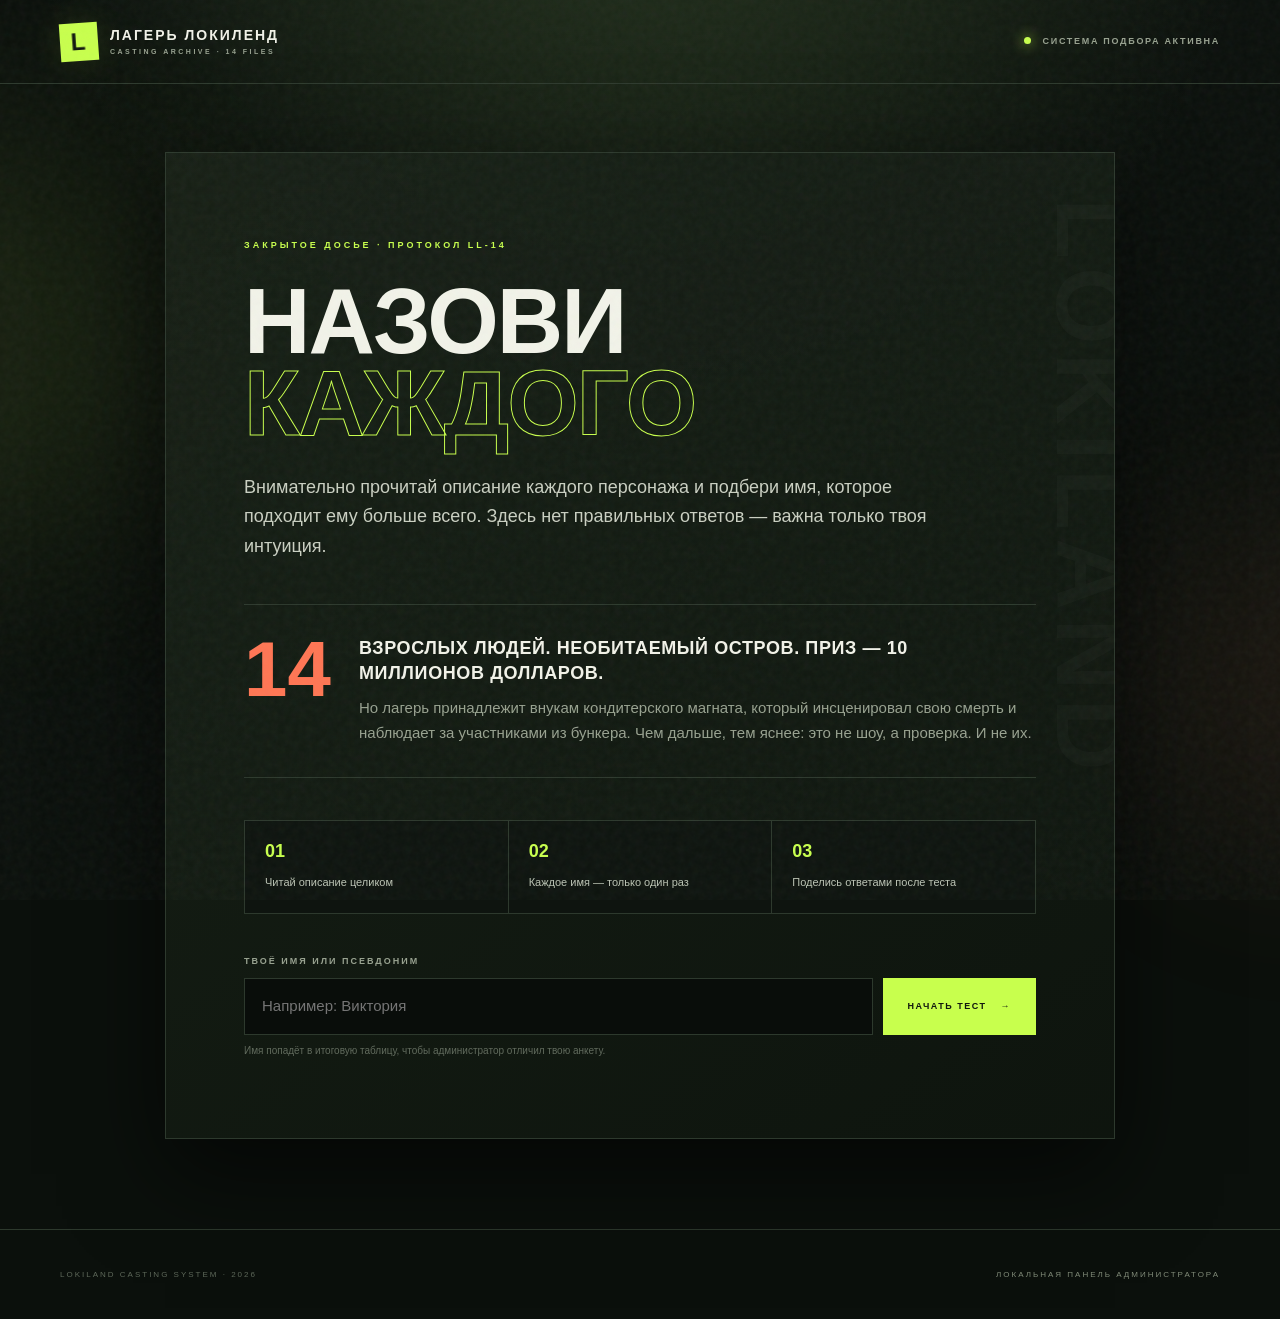
<file: index.html>
<!doctype html>
<html lang="ru">
<head>
  <meta charset="utf-8">
  <meta name="viewport" content="width=device-width, initial-scale=1">
  <meta name="theme-color" content="#0b100c">
  <meta name="description" content="Тест на подбор имён персонажам реалити-шоу «Лагерь Локиленд».">
  <title>Лагерь Локиленд — подбор имён</title>
  <link rel="stylesheet" href="assets/styles.css">
  <script src="assets/data.js" defer></script>
  <script src="assets/utils.js" defer></script>
  <script src="assets/app.js" defer></script>
</head>
<body>
  <div class="grain" aria-hidden="true"></div>
  <div class="ambient ambient-one" aria-hidden="true"></div>
  <div class="ambient ambient-two" aria-hidden="true"></div>

  <header class="topbar">
    <a class="brand" href="./" aria-label="Лагерь Локиленд — главная">
      <span class="brand-mark">L</span>
      <span>ЛАГЕРЬ ЛОКИЛЕНД<small>CASTING ARCHIVE · 14 FILES</small></span>
    </a>
    <span class="system-status"><i></i> СИСТЕМА ПОДБОРА АКТИВНА</span>
  </header>

  <main id="app" class="site-main">
    <section id="intro" class="panel hero" aria-labelledby="introTitle">
      <span class="eyebrow">ЗАКРЫТОЕ ДОСЬЕ · ПРОТОКОЛ LL-14</span>
      <h1 id="introTitle">Назови<br><em>каждого</em></h1>
      <p class="lead">Внимательно прочитай описание каждого персонажа и подбери имя, которое подходит ему больше всего. Здесь нет правильных ответов — важна только твоя интуиция.</p>

      <div class="story-brief">
        <span class="story-number">14</span>
        <div>
          <b>взрослых людей. Необитаемый остров. Приз — 10 миллионов долларов.</b>
          <p>Но лагерь принадлежит внукам кондитерского магната, который инсценировал свою смерть и наблюдает за участниками из бункера. Чем дальше, тем яснее: это не шоу, а проверка. И не их.</p>
        </div>
      </div>

      <div class="rules" aria-label="Правила теста">
        <div><b>01</b><span>Читай описание целиком</span></div>
        <div><b>02</b><span>Каждое имя — только один раз</span></div>
        <div><b>03</b><span>Поделись ответами после теста</span></div>
      </div>

      <form id="startForm" class="start-form" novalidate>
        <label for="participantName">ТВОЁ ИМЯ ИЛИ ПСЕВДОНИМ</label>
        <div class="input-row">
          <input id="participantName" name="participantName" minlength="2" maxlength="60" autocomplete="name" placeholder="Например: Виктория" required>
          <button class="button primary" type="submit">НАЧАТЬ ТЕСТ <span>→</span></button>
        </div>
        <small id="nameHint">Имя попадёт в итоговую таблицу, чтобы администратор отличил твою анкету.</small>
      </form>
    </section>

    <section id="quiz" class="quiz hidden" aria-live="polite">
      <div class="progress-meta">
        <span id="progressLabel">ПЕРСОНАЖ 01 / 14</span>
        <span id="progressPercent">0%</span>
      </div>
      <div class="progress-track" role="progressbar" aria-label="Прогресс теста" aria-valuemin="0" aria-valuemax="14" aria-valuenow="0">
        <i id="progressBar"></i>
      </div>

      <article id="characterCard" class="panel character-card"></article>

      <nav class="quiz-nav" aria-label="Навигация по вопросам">
        <button id="prevButton" class="button ghost" type="button">← НАЗАД</button>
        <span id="selectionState">ВЫБЕРИТЕ ИМЯ</span>
        <button id="nextButton" class="button primary" type="button" disabled>ДАЛЕЕ →</button>
      </nav>
    </section>

    <section id="review" class="panel review hidden" aria-labelledby="reviewTitle">
      <span class="eyebrow">ФИНАЛЬНАЯ ПРОВЕРКА</span>
      <div class="section-heading">
        <div>
          <h2 id="reviewTitle">Все совпадения</h2>
          <p>Проверь ответы перед отправкой. Можно вернуться к любому персонажу и заменить имя.</p>
        </div>
        <span class="stamp">14 / 14</span>
      </div>
      <div id="reviewGrid" class="review-grid"></div>
      <div class="review-actions">
        <button id="backToQuizButton" class="button ghost" type="button">← ИЗМЕНИТЬ</button>
        <button id="finishButton" class="button primary" type="button">ПОДГОТОВИТЬ ОТВЕТЫ →</button>
      </div>
    </section>

    <section id="success" class="panel success hidden" aria-labelledby="successTitle">
      <div class="success-mark" aria-hidden="true">✓</div>
      <span class="eyebrow">АНКЕТА ГОТОВА</span>
      <h2 id="successTitle">Ответы готовы</h2>
      <p>Нажми «Поделиться» и выбери Telegram, WhatsApp или другое приложение. В сообщение попадут твоё имя и все 14 ответов.</p>
      <div class="file-ticket">
        <span>ФАЙЛ РЕЗУЛЬТАТА</span>
        <b id="fileName">lokiland-result.csv</b>
      </div>
      <div class="success-actions">
        <button id="shareButton" class="button primary share-button" type="button">ПОДЕЛИТЬСЯ ↗</button>
        <button id="downloadAgainButton" class="button ghost" type="button">СКАЧАТЬ CSV ↓</button>
        <button id="restartButton" class="button ghost" type="button">ПРОЙТИ ЗАНОВО</button>
      </div>
      <p class="privacy-note">Если меню отправки не поддерживается, ответы будут скопированы — останется вставить их в сообщение.</p>
    </section>
  </main>

  <footer>
    <span>LOKILAND CASTING SYSTEM · 2026</span>
    <a href="admin.html">ЛОКАЛЬНАЯ ПАНЕЛЬ АДМИНИСТРАТОРА</a>
  </footer>
  <div id="toast" class="toast" role="status" aria-live="polite"></div>
</body>
</html>
</file>
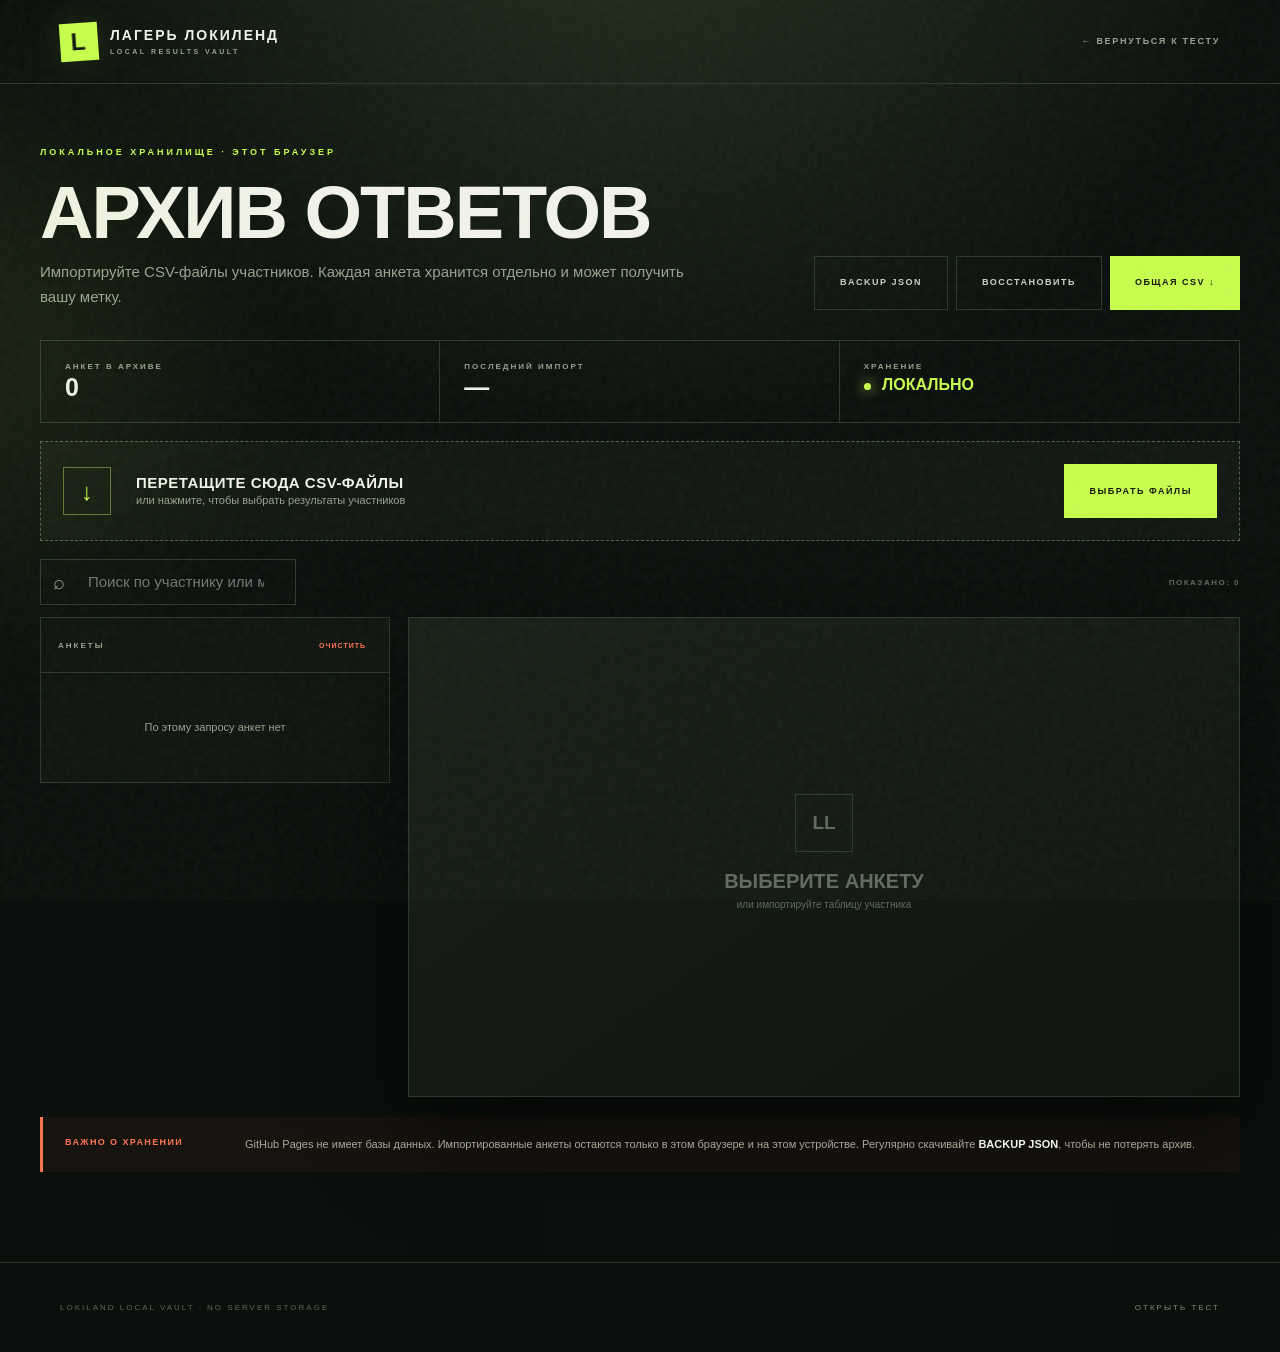
<file: admin.html>
<!doctype html>
<html lang="ru">
<head>
  <meta charset="utf-8">
  <meta name="viewport" content="width=device-width, initial-scale=1">
  <meta name="theme-color" content="#0b100c">
  <meta name="description" content="Локальная панель импорта результатов теста «Лагерь Локиленд».">
  <title>Локиленд — панель результатов</title>
  <link rel="stylesheet" href="assets/styles.css">
  <script src="assets/data.js" defer></script>
  <script src="assets/utils.js" defer></script>
  <script src="assets/admin.js" defer></script>
</head>
<body>
  <div class="grain" aria-hidden="true"></div>
  <div class="ambient ambient-one" aria-hidden="true"></div>

  <header class="topbar">
    <a class="brand" href="./">
      <span class="brand-mark">L</span>
      <span>ЛАГЕРЬ ЛОКИЛЕНД<small>LOCAL RESULTS VAULT</small></span>
    </a>
    <a class="back-link" href="./">← ВЕРНУТЬСЯ К ТЕСТУ</a>
  </header>

  <main class="admin-main">
    <div class="admin-heading">
      <div>
        <span class="eyebrow">ЛОКАЛЬНОЕ ХРАНИЛИЩЕ · ЭТОТ БРАУЗЕР</span>
        <h1>Архив ответов</h1>
        <p>Импортируйте CSV-файлы участников. Каждая анкета хранится отдельно и может получить вашу метку.</p>
      </div>
      <div class="admin-actions">
        <button id="backupButton" class="button ghost" type="button">BACKUP JSON</button>
        <button id="restoreButton" class="button ghost" type="button">ВОССТАНОВИТЬ</button><input id="restoreInput" class="visually-hidden" type="file" accept="application/json,.json">
        <button id="exportButton" class="button primary" type="button">ОБЩАЯ CSV ↓</button>
      </div>
    </div>

    <section class="stats" aria-label="Статистика">
      <div><span>АНКЕТ В АРХИВЕ</span><b id="totalCount">0</b></div>
      <div><span>ПОСЛЕДНИЙ ИМПОРТ</span><b id="lastImport">—</b></div>
      <div><span>ХРАНЕНИЕ</span><b class="online"><i></i> ЛОКАЛЬНО</b></div>
    </section>

    <section id="dropZone" class="drop-zone" tabindex="0" role="button" aria-controls="resultFiles">
      <input id="resultFiles" type="file" accept="text/csv,.csv" multiple hidden>
      <div class="drop-icon">↓</div>
      <div>
        <b>ПЕРЕТАЩИТЕ СЮДА CSV-ФАЙЛЫ</b>
        <span>или нажмите, чтобы выбрать результаты участников</span>
      </div>
      <button id="chooseFilesButton" class="button primary" type="button">ВЫБРАТЬ ФАЙЛЫ</button>
    </section>

    <div class="admin-toolbar">
      <label class="search-field" for="searchInput">
        <span aria-hidden="true">⌕</span>
        <input id="searchInput" type="search" placeholder="Поиск по участнику или метке…">
      </label>
      <span id="filterCount">ПОКАЗАНО: 0</span>
    </div>

    <div class="admin-grid">
      <aside class="submission-list" aria-label="Список анкет">
        <div class="list-head"><span>АНКЕТЫ</span><button id="clearAllButton" type="button" title="Очистить весь архив">ОЧИСТИТЬ</button></div>
        <div id="submissionList"></div>
      </aside>

      <section id="submissionDetail" class="panel submission-detail">
        <div class="empty-state">
          <span class="empty-symbol">LL</span>
          <b>ВЫБЕРИТЕ АНКЕТУ</b>
          <p>или импортируйте таблицу участника</p>
        </div>
      </section>
    </div>

    <aside class="storage-note">
      <b>ВАЖНО О ХРАНЕНИИ</b>
      <p>GitHub Pages не имеет базы данных. Импортированные анкеты остаются только в этом браузере и на этом устройстве. Регулярно скачивайте <strong>BACKUP JSON</strong>, чтобы не потерять архив.</p>
    </aside>
  </main>

  <footer>
    <span>LOKILAND LOCAL VAULT · NO SERVER STORAGE</span>
    <a href="./">ОТКРЫТЬ ТЕСТ</a>
  </footer>
  <div id="toast" class="toast" role="status" aria-live="polite"></div>
</body>
</html>
</file>
<file: assets/styles.css>
@font-face{font-family:LokilandDisplay;src:local("Arial Narrow");font-stretch:condensed;font-weight:700}
:root{--bg:#0b100c;--surface:#121912;--surface-2:#172017;--surface-3:#0e140f;--line:#2d392d;--line-hot:#60773c;--text:#f2f3e9;--muted:#98a290;--faint:#616b5d;--acid:#c8ff4d;--acid-soft:#25341b;--orange:#ff7654;--shadow:0 35px 90px #0009;--display:LokilandDisplay,"Arial Narrow",Impact,sans-serif;--body:Inter,ui-sans-serif,-apple-system,BlinkMacSystemFont,"Segoe UI",sans-serif}
*{box-sizing:border-box}html{scroll-behavior:smooth}body{margin:0;min-width:320px;min-height:100vh;background:radial-gradient(circle at 50% -15%,#26351f 0,transparent 38%),var(--bg);color:var(--text);font:15px/1.65 var(--body);overflow-x:hidden}.grain{position:fixed;inset:0;z-index:20;pointer-events:none;opacity:.045;background-image:url("data:image/svg+xml,%3Csvg viewBox='0 0 160 160' xmlns='http://www.w3.org/2000/svg'%3E%3Cfilter id='n'%3E%3CfeTurbulence type='fractalNoise' baseFrequency='.8' numOctaves='4' stitchTiles='stitch'/%3E%3C/filter%3E%3Crect width='100%25' height='100%25' filter='url(%23n)'/%3E%3C/svg%3E")}.ambient{position:fixed;border-radius:50%;filter:blur(110px);opacity:.08;pointer-events:none}.ambient-one{width:420px;height:420px;left:-240px;top:15%;background:var(--acid)}.ambient-two{width:340px;height:340px;right:-200px;bottom:5%;background:var(--orange)}button,input{font:inherit}.hidden{display:none!important}.visually-hidden{position:absolute!important;width:1px!important;height:1px!important;padding:0!important;margin:-1px!important;overflow:hidden!important;clip:rect(0,0,0,0)!important;white-space:nowrap!important;border:0!important}.topbar{height:84px;border-bottom:1px solid var(--line);display:flex;align-items:center;justify-content:space-between;padding:0 max(22px,calc((100vw - 1160px)/2));position:relative;z-index:2}.brand{display:flex;align-items:center;gap:12px;color:var(--text);text-decoration:none;font:700 14px/1.1 var(--display);letter-spacing:2px}.brand small{display:block;margin-top:5px;color:var(--muted);font:700 7px var(--body);letter-spacing:2.5px}.brand-mark{width:38px;height:38px;background:var(--acid);color:#10150e;display:grid;place-items:center;font:900 24px var(--display);transform:rotate(-4deg);box-shadow:0 0 30px #c8ff4d1c}.system-status,.back-link{font-size:9px;font-weight:800;letter-spacing:1.7px;color:var(--muted);text-decoration:none}.system-status i,.online i{display:inline-block;width:7px;height:7px;margin-right:7px;background:var(--acid);border-radius:50%;box-shadow:0 0 13px var(--acid)}.panel{border:1px solid var(--line);background:linear-gradient(145deg,#182117ed,#0f150fed);box-shadow:var(--shadow)}.site-main{width:min(calc(100% - 32px),950px);margin:68px auto 90px}.hero{padding:clamp(28px,7vw,78px);position:relative;overflow:hidden}.hero:after{content:"LOKILAND";position:absolute;right:-35px;top:45px;color:#fff;font:900 100px var(--display);writing-mode:vertical-rl;opacity:.02;letter-spacing:8px}.eyebrow{color:var(--acid);font-size:9px;font-weight:900;letter-spacing:3px}.hero h1,.admin-heading h1,.review h2,.success h2{font-family:var(--display);font-weight:900;text-transform:uppercase;letter-spacing:-2px}.hero h1{font-size:clamp(52px,9vw,92px);line-height:.89;margin:25px 0 28px}.hero h1 em{font-style:normal;color:transparent;-webkit-text-stroke:1px var(--acid)}.lead{max-width:700px;color:#cad0c2;font-size:18px;line-height:1.65}.story-brief{display:grid;grid-template-columns:90px 1fr;gap:25px;border-block:1px solid var(--line);padding:31px 0;margin:42px 0}.story-number{font:900 78px/.85 var(--display);color:var(--orange)}.story-brief b{font:700 18px/1.4 var(--display);text-transform:uppercase;letter-spacing:.6px}.story-brief p{color:var(--muted);margin:9px 0 0}.rules{display:grid;grid-template-columns:repeat(3,1fr);gap:1px;margin-bottom:40px;border:1px solid var(--line);background:var(--line)}.rules div{background:var(--surface-3);padding:20px}.rules b{display:block;color:var(--acid);font:800 18px var(--display);margin-bottom:7px}.rules span{color:#bcc4b5;font-size:11px;line-height:1.5}.start-form label,.label-editor label{display:block;margin-bottom:9px;color:var(--muted);font-size:9px;font-weight:900;letter-spacing:2px}.input-row,.label-editor-row{display:flex;gap:10px}input{width:100%;min-height:57px;border:1px solid var(--line);border-radius:0;background:#090d0a;color:var(--text);padding:0 17px;outline:none}input:focus-visible,.drop-zone:focus-visible,.button:focus-visible,.name-option:focus-visible,.submission-item:focus-visible,.review-item:focus-visible{outline:2px solid var(--acid);outline-offset:3px}.start-form small,.label-editor small{display:block;margin-top:8px;color:var(--faint);font-size:10px}.button{min-height:54px;border:0;border-radius:0;padding:0 25px;font-size:9px;font-weight:900;letter-spacing:1.5px;cursor:pointer;white-space:nowrap;transition:transform .18s,background .18s,border-color .18s,opacity .18s}.button.primary{background:var(--acid);color:#11170e}.button.primary:hover:not(:disabled){background:#dcff8d;transform:translateY(-2px)}.button.ghost{border:1px solid var(--line);background:transparent;color:#ccd3c4}.button.ghost:hover:not(:disabled){border-color:var(--line-hot);background:var(--surface-2)}.button.danger{border:1px solid #744134;background:transparent;color:var(--orange)}.button:disabled{opacity:.32;cursor:not-allowed}.button span{margin-left:10px}.quiz{max-width:860px;margin:auto}.progress-meta{display:flex;justify-content:space-between;color:var(--muted);font-size:9px;font-weight:900;letter-spacing:2px}.progress-track{height:3px;margin:10px 0 22px;background:var(--line)}.progress-track i{display:block;width:0;height:100%;background:var(--acid);box-shadow:0 0 12px #c8ff4d99;transition:width .35s}.character-card{padding:clamp(25px,5.5vw,58px);position:relative;overflow:hidden}.card-index{position:absolute;right:25px;top:-7px;color:#fff;font:900 125px var(--display);opacity:.025}.character-meta{display:flex;flex-wrap:wrap;gap:9px;margin-bottom:18px}.character-meta span{border:1px solid var(--line);padding:5px 9px;color:var(--muted);font-size:8px;font-weight:900;letter-spacing:1.5px;text-transform:uppercase}.character-meta span:last-child{border-color:#536b34;color:var(--acid)}.character-card h2{max-width:670px;margin:0 0 24px;font:900 clamp(34px,6vw,58px)/.98 var(--display);text-transform:uppercase;letter-spacing:-1px}.character-description{max-width:730px;color:#c1c8b9;font-size:16px;line-height:1.85}.choice-title{display:flex;align-items:center;gap:14px;margin:38px 0 16px;color:var(--muted);font-size:9px;font-weight:900;letter-spacing:2px}.choice-title:after{content:"";height:1px;flex:1;background:var(--line)}.name-groups{display:grid;gap:22px}.name-group{min-width:0}.name-group-title{display:flex;align-items:center;justify-content:space-between;gap:12px;margin-bottom:9px;color:var(--text);font:800 11px var(--display);letter-spacing:1.3px}.name-group-title:after{content:"";height:1px;flex:1;background:var(--line)}.name-group-title small{order:3;color:var(--faint);font:800 7px var(--body);letter-spacing:1.2px;white-space:nowrap}.names-grid{display:grid;grid-template-columns:1fr 1fr;gap:8px}.name-option{min-height:70px;display:grid;grid-template-columns:27px minmax(0,1fr) auto;align-items:center;gap:8px;border:1px solid var(--line);background:#0f150f;color:var(--text);padding:10px 15px;text-align:left;cursor:pointer;transition:.18s}.name-option:hover:not(:disabled){border-color:#71864d;background:#171f15}.name-option.selected{border-color:var(--acid);background:#1c2817;box-shadow:inset 3px 0 var(--acid)}.name-option.used{opacity:.28;cursor:not-allowed}.radio{width:15px;height:15px;border:1px solid #596453;border-radius:50%;position:relative}.selected .radio:after{content:"";position:absolute;inset:3px;border-radius:50%;background:var(--acid)}.name-option b{overflow:hidden;text-overflow:ellipsis;font-size:13px}.name-option small{color:#6d7667;font-size:7px;letter-spacing:1.2px}.quiz-nav{display:grid;grid-template-columns:auto 1fr auto;gap:15px;align-items:center;margin-top:18px}.quiz-nav>span{text-align:center;color:#788171;font-size:8px;font-weight:900;letter-spacing:1.5px}.review{padding:clamp(25px,5vw,52px)}.section-heading{display:flex;align-items:flex-start;justify-content:space-between;gap:25px;margin:16px 0 30px}.section-heading h2{font-size:clamp(39px,6vw,62px);line-height:1;margin:0}.section-heading p{max-width:620px;margin:12px 0 0;color:var(--muted)}.stamp{flex:none;border:2px solid var(--orange);padding:9px 12px;color:var(--orange);font:900 17px var(--display);transform:rotate(3deg)}.review-grid{display:grid;grid-template-columns:1fr 1fr;border-top:1px solid var(--line);border-left:1px solid var(--line)}.review-item{min-height:72px;display:grid;grid-template-columns:45px 1fr auto;align-items:center;gap:9px;border:0;border-right:1px solid var(--line);border-bottom:1px solid var(--line);background:#101610;color:var(--text);padding:10px 14px;text-align:left;cursor:pointer}.review-item:hover{background:#192218}.review-item>span{color:var(--acid);font:800 17px var(--display)}.review-item small,.review-item b{display:block}.review-item small{color:var(--muted);font-size:7px;letter-spacing:1.1px}.review-item b{font-size:12px}.review-item i{color:var(--faint);font-style:normal}.review-actions,.success-actions{display:flex;justify-content:flex-end;gap:10px;margin-top:26px}.success{padding:clamp(38px,8vw,80px);text-align:center}.success-mark{width:76px;height:76px;display:grid;place-items:center;margin:0 auto 25px;border:1px solid var(--acid);border-radius:50%;box-shadow:0 0 40px #c8ff4d22;color:var(--acid);font-size:31px}.success h2{font-size:clamp(44px,7vw,70px);line-height:1;margin:18px 0}.success>p{max-width:640px;margin:0 auto;color:var(--muted)}.file-ticket{max-width:570px;display:flex;justify-content:space-between;gap:20px;margin:30px auto 0;border:1px dashed #536149;background:#0c110d;padding:18px;text-align:left}.file-ticket span{color:var(--faint);font-size:8px;font-weight:900;letter-spacing:1.5px}.file-ticket b{overflow-wrap:anywhere;color:var(--acid);font-size:11px}.success-actions{justify-content:center;flex-wrap:wrap}.success-actions .share-button{min-width:180px}.success .privacy-note{margin-top:18px;font-size:10px}footer{min-height:90px;display:flex;align-items:center;justify-content:space-between;gap:20px;border-top:1px solid var(--line);padding:0 max(22px,calc((100vw - 1160px)/2));color:#5e685a;font-size:8px;letter-spacing:2px}footer a{color:#818b79;text-decoration:none}.toast{position:fixed;z-index:100;left:50%;bottom:25px;max-width:min(90vw,600px);padding:13px 20px;background:var(--text);box-shadow:0 18px 50px #000;color:#10150e;font-size:12px;font-weight:800;text-align:center;opacity:0;pointer-events:none;transform:translate(-50%,30px);transition:.25s}.toast.show{opacity:1;transform:translate(-50%,0)}
/* Admin */.admin-main{width:min(calc(100% - 32px),1200px);margin:54px auto 90px}.admin-heading{display:flex;align-items:flex-end;justify-content:space-between;gap:30px;margin-bottom:30px}.admin-heading h1{font-size:clamp(49px,7vw,74px);line-height:.95;margin:15px 0 12px}.admin-heading p{max-width:650px;margin:0;color:var(--muted)}.admin-actions{display:flex;flex-wrap:wrap;justify-content:flex-end;gap:8px}.file-button{display:inline-flex;align-items:center;justify-content:center}.file-button input{display:none}.stats{display:grid;grid-template-columns:repeat(3,1fr);margin-bottom:18px;border:1px solid var(--line)}.stats>div{padding:19px 24px;border-right:1px solid var(--line)}.stats>div:last-child{border:0}.stats span{display:block;color:var(--muted);font-size:8px;font-weight:900;letter-spacing:2px}.stats b{font:800 25px var(--display)}.stats .online{color:var(--acid);font-size:16px}.drop-zone{display:grid;grid-template-columns:55px 1fr auto;align-items:center;gap:18px;margin-bottom:18px;border:1px dashed #52614b;background:#111811;padding:22px;cursor:pointer;transition:.18s}.drop-zone.dragging,.drop-zone:hover{border-color:var(--acid);background:#172117}.drop-icon{width:48px;height:48px;display:grid;place-items:center;border:1px solid var(--line-hot);color:var(--acid);font-size:24px}.drop-zone b,.drop-zone span{display:block}.drop-zone b{font:800 15px var(--display);letter-spacing:.5px}.drop-zone span{color:var(--muted);font-size:11px}.admin-toolbar{display:flex;align-items:center;justify-content:space-between;gap:20px;margin:0 0 12px}.admin-toolbar>span{color:var(--faint);font-size:8px;font-weight:900;letter-spacing:1.5px}.search-field{max-width:430px;display:grid;grid-template-columns:30px 1fr;align-items:center;border:1px solid var(--line);background:#0c110d;padding-left:12px}.search-field span{color:var(--muted);font-size:20px}.search-field input{min-height:44px;border:0;background:transparent;padding-left:5px}.admin-grid{display:grid;grid-template-columns:350px minmax(0,1fr);gap:18px;align-items:start}.submission-list{max-height:760px;overflow:auto;border:1px solid var(--line);background:#0f150f}.list-head{height:55px;display:flex;align-items:center;justify-content:space-between;position:sticky;z-index:2;top:0;border-bottom:1px solid var(--line);background:#0f150f;padding:0 17px;color:var(--muted);font-size:8px;font-weight:900;letter-spacing:2px}.list-head button{border:0;background:none;color:var(--orange);font-size:7px;font-weight:900;letter-spacing:1px;cursor:pointer}.submission-item{width:100%;display:grid;grid-template-columns:43px minmax(0,1fr) 15px;align-items:center;gap:8px;border:0;border-bottom:1px solid #263025;background:transparent;color:var(--text);padding:15px;text-align:left;cursor:pointer}.submission-item:hover,.submission-item.active{background:#192118}.submission-item.active{box-shadow:inset 3px 0 var(--acid)}.file-number{color:var(--acid);font:700 12px var(--display)}.submission-item b,.submission-item small{display:block;overflow:hidden;text-overflow:ellipsis;white-space:nowrap}.submission-item b{font-size:12px}.submission-item small{margin-top:2px;color:#6e7768;font-size:8px}.submission-item i{color:var(--faint);font-style:normal}.empty-list{padding:45px 15px;color:var(--muted);font-size:11px;text-align:center}.submission-detail{min-height:480px;padding:30px}.empty-state{min-height:415px;display:flex;flex-direction:column;align-items:center;justify-content:center;color:var(--faint);text-align:center}.empty-symbol{width:58px;height:58px;display:grid;place-items:center;margin-bottom:18px;border:1px solid var(--line);font:800 19px var(--display)}.empty-state b{font:800 20px var(--display)}.empty-state p{margin:4px;color:var(--faint);font-size:10px}.detail-head{display:flex;justify-content:space-between;gap:20px;padding-bottom:20px;border-bottom:1px solid var(--line)}.detail-head h2{margin:6px 0 0;font:800 36px/1 var(--display);text-transform:uppercase}.detail-head p{margin:8px 0 0;color:var(--muted);font-size:9px}.label-editor{margin:24px 0;padding:19px;border:1px solid var(--line);background:#0f150f}.label-editor-row .button{min-height:57px}.answers-table{display:grid;grid-template-columns:1fr 1fr;border-top:1px solid var(--line);border-left:1px solid var(--line)}.answer-row{min-height:76px;display:grid;grid-template-columns:42px 1fr;align-items:center;border-right:1px solid var(--line);border-bottom:1px solid var(--line);padding:10px}.answer-row>span{color:var(--acid);font:800 17px var(--display)}.answer-row p{margin:0}.answer-row small,.answer-row b,.answer-row em{display:block}.answer-row small{color:var(--muted);font-size:7px;letter-spacing:1px}.answer-row b{font-size:12px}.answer-row em{overflow:hidden;text-overflow:ellipsis;white-space:nowrap;color:var(--faint);font-size:8px;font-style:normal}.storage-note{display:grid;grid-template-columns:160px 1fr;gap:20px;margin-top:20px;border-left:3px solid var(--orange);background:#17140f;padding:18px 22px}.storage-note b{color:var(--orange);font-size:9px;letter-spacing:1.4px}.storage-note p{margin:0;color:#a8a89a;font-size:11px}.storage-note strong{color:var(--text)}
@media(max-width:850px){.admin-heading{align-items:flex-start;flex-direction:column}.admin-actions{justify-content:flex-start}.admin-grid{grid-template-columns:310px minmax(0,1fr)}.answers-table{grid-template-columns:1fr}}
@media(max-width:720px){.topbar{height:70px;padding:0 16px}.system-status{font-size:0}.system-status i{margin:0}.back-link{font-size:7px}.site-main,.admin-main{width:min(calc(100% - 20px),950px);margin:28px auto 55px}.hero{padding:29px 20px}.hero h1{font-size:53px}.lead{font-size:15px}.story-brief{grid-template-columns:58px 1fr;gap:14px}.story-number{font-size:55px}.story-brief b{font-size:15px}.story-brief p{font-size:12px}.rules{grid-template-columns:1fr}.rules div{display:grid;grid-template-columns:36px 1fr;align-items:center;padding:13px}.rules b{margin:0}.input-row{display:block}.input-row .button{width:100%;margin-top:8px}.character-card{padding:25px 17px}.character-description{font-size:14px;line-height:1.75}.names-grid{grid-template-columns:1fr}.quiz-nav{grid-template-columns:1fr 1fr}.quiz-nav>span{display:none}.quiz-nav .button{padding:0 12px}.review{padding:28px 17px}.section-heading{display:block}.stamp{display:inline-block;margin-top:18px}.review-grid{grid-template-columns:1fr}.review-actions{flex-direction:column-reverse}.success-actions{flex-direction:column}.review-actions .button,.success-actions .button{width:100%}.file-ticket{display:block}.file-ticket b{display:block;margin-top:7px}.admin-heading h1{font-size:49px}.admin-actions{display:grid;grid-template-columns:1fr 1fr;width:100%}.admin-actions .button:last-child{grid-column:1/-1}.stats>div{padding:13px}.stats b{font-size:19px}.stats .online{font-size:12px}.drop-zone{grid-template-columns:45px 1fr;padding:16px}.drop-zone .button{grid-column:1/-1;width:100%}.drop-icon{width:42px;height:42px}.admin-grid{grid-template-columns:1fr}.submission-list{max-height:310px}.submission-detail{min-height:400px;padding:18px}.label-editor-row{display:block}.label-editor-row .button{width:100%;margin-top:7px}.storage-note{grid-template-columns:1fr;gap:5px}footer{padding:0 16px;flex-direction:column;justify-content:center;text-align:center}}
@media(max-width:410px){.brand small{display:none}.hero h1{font-size:47px}.character-card h2{font-size:34px}.name-option{grid-template-columns:24px minmax(0,1fr);min-height:67px}.name-option small{display:none}.button{padding-inline:16px}.stats{grid-template-columns:1fr}.stats>div{border-right:0;border-bottom:1px solid var(--line)}.stats>div:last-child{border:0}.admin-actions{grid-template-columns:1fr}.admin-actions .button:last-child{grid-column:auto}.admin-toolbar{align-items:flex-start;flex-direction:column}.search-field{width:100%}}
/* dossier layout */
.admin-grid,.submission-detail,.detail-head,.detail-head>div,.label-editor,.label-editor-row,.answers-table,.answer-row,.answer-row p{min-width:0}.submission-detail{width:100%;max-width:100%;overflow:hidden}.detail-head{align-items:flex-start}.detail-head>div{flex:1}.detail-head h2{overflow-wrap:anywhere}.detail-head p{overflow-wrap:anywhere}.answers-table{grid-template-columns:repeat(2,minmax(0,1fr));gap:10px;border:0}.answer-row{display:grid;grid-template-columns:46px minmax(0,1fr);align-items:start;min-height:132px;border:1px solid var(--line);background:#0d130e;padding:15px}.answer-row>span{padding-top:2px}.answer-row p{overflow:hidden}.answer-row small{margin-bottom:6px;white-space:normal;line-height:1.45}.answer-row b{margin-bottom:7px;color:var(--text);font-size:14px}.answer-row em{display:-webkit-box;overflow:hidden;color:#778171;font-size:9px;line-height:1.55;white-space:normal;overflow-wrap:anywhere;-webkit-box-orient:vertical;-webkit-line-clamp:3}.label-editor-row{display:grid;grid-template-columns:minmax(0,1fr) auto}.label-editor-row input{min-width:0}
@media(max-width:1050px){.admin-grid{grid-template-columns:290px minmax(0,1fr)}.answers-table{grid-template-columns:1fr}}
@media(max-width:720px){.detail-head{align-items:stretch;flex-direction:column}.detail-head .button{width:100%}.label-editor-row{grid-template-columns:1fr}.answer-row{min-height:0}.answer-row em{-webkit-line-clamp:4}.submission-detail{padding:16px}}
@media(prefers-reduced-motion:reduce){*{scroll-behavior:auto!important;transition:none!important}}
</file>
